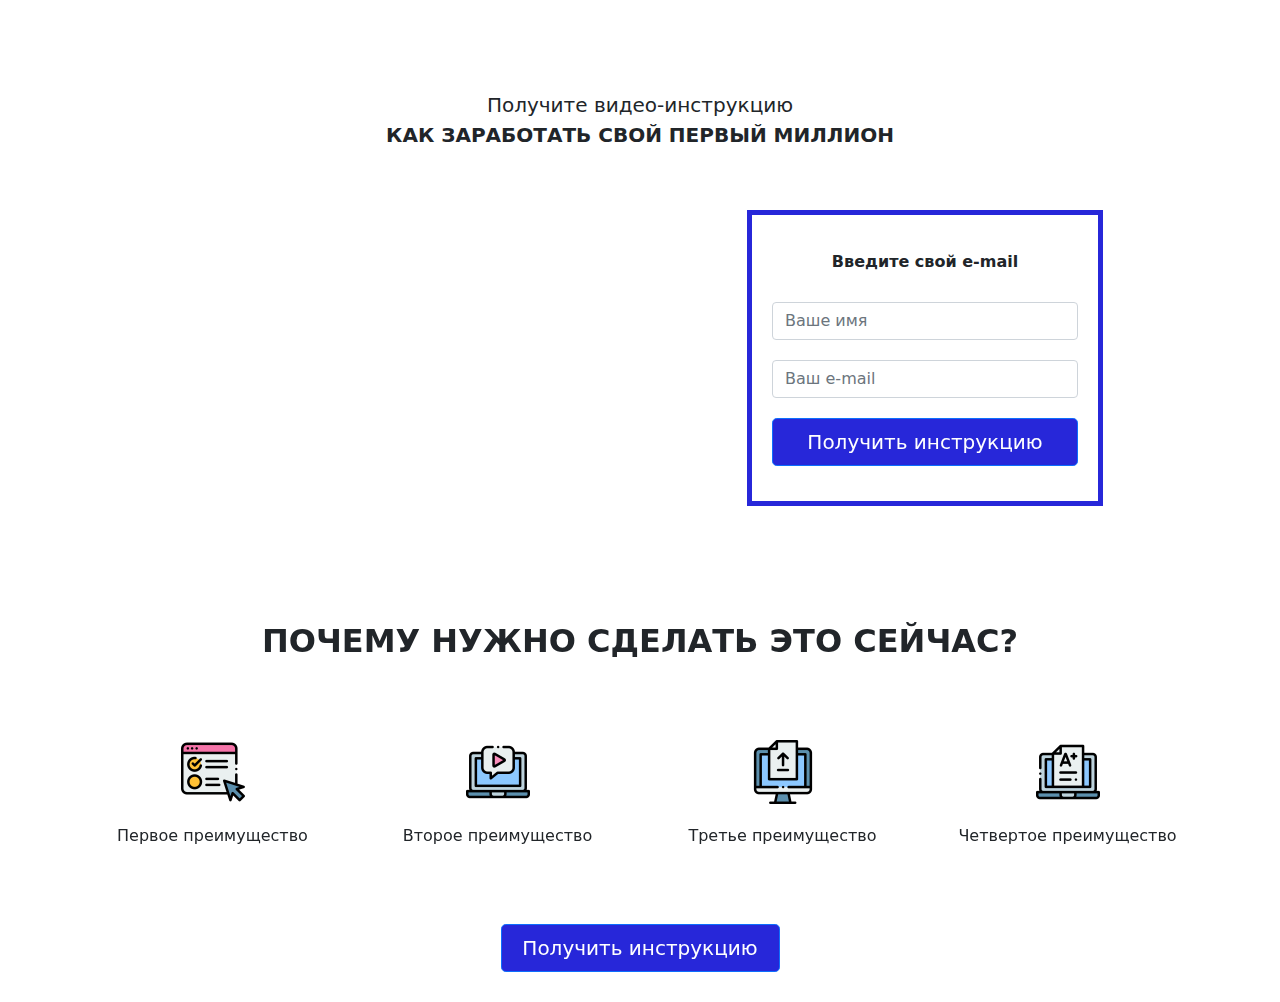
<file: first_site/index.html>
<!DOCTYPE html>
<html lang="en">
<head>
	<meta charset="UTF-8">
	<title>Верстка сайта</title>
	<link rel="stylesheet" href="css/bootstrap.css">
	<link rel="stylesheet" href="css/style.css">
	<link rel="shortcut icon" href="https://www.flaticon.com/premium-icon/icons/svg/563/563608.svg">
</head>
<body>

<div class="section">
  <div class="container">
  	<!--Первый роу под заголовок-->
    <div class="row">
      <div class="col-lg-6 offset-lg-3">
      <h1 class='header text-center'>  
 		<span>Получите видео-инструкцию</span>
 		<strong class='text-uppercase'>Как заработать свой первый миллион</strong>
    </h1>	
     </div>
    </div>
    <!--Второй роу под видео и форму-->
    <div class="row">
    	<div class="col-lg-6 offset-lg-1 col-md-8 offset-md-2">
    		<div class="video">
    			<iframe width="100%" height="315" src="https://www.youtube.com/embed/ayVLjyWqMCs" frameborder="0" allow="accelerometer; autoplay; clipboard-write; encrypted-media; gyroscope; picture-in-picture" allowfullscreen></iframe>
    		</div>
    	</div>
    	<div class="col-lg-4 offset-lg-0 col-md-8 offset-md-2">
    		<div class="form">
    			<form action="#" class='d-grid gap-2'>
    				<p class='form-header text-center'>Введите свой e-mail</p>
    				<input type="text" class="form-control inputGroup-sizing-lg" placeholder="Ваше имя">
    				<input type="text" class="form-control inputGroup-sizing-lg" placeholder="Ваш e-mail">
    				<button class="btn btn-primary btn-lg form-btn">Получить инструкцию</button>
    			</form>
    		</div>
    	</div>
    </div>
   </div>
  </div> 

<div class="section">
	<div class="container">
		<!--Роу под заголовок секции-->
	<div class="row">
		<div class="col-lg-12 col-xs-12 col-sm-12 col-md-12">
			<h2 class='section-header text-uppercase text-center'>Почему нужно сделать это сейчас?</h2>
		</div>
	</div>
	<!--Блок с преимуществами-->
	<div class="feature text-center">
		<div class="row">
			<div class="col-lg-3 col-md-6">
				<div class="feature-box">
					<img src="img/01.png" alt="1 преимущество">
					<p>Первое преимущество</p>
				</div>
			</div>
			<div class="col-lg-3 col-md-6">
				<div class="feature-box">
					<img src="img/02.png" alt="2 преимущество">
					<p>Второе преимущество</p>
				</div>
			</div>
			<div class="col-lg-3 col-md-6">
				<div class="feature-box">
					<img src="img/03.png" alt="3 преимущество">
					<p>Третье преимущество</p>
				</div>
			</div>
			<div class="col-lg-3 col-md-6">
				<div class="feature-box">
					<img src="img/04.png" alt="4 преимущество">
					<p>Четвертое преимущество</p>
				</div>
			</div>
		</div>
	</div>
	<!--Кнопка получить инструкцию-->
	<button class="btn btn-primary btn-lg form-btn center-block d-grid gap-2 col-3 mx-auto">Получить инструкцию</button>
 </div>
</div>


</body>
</html>
</file>
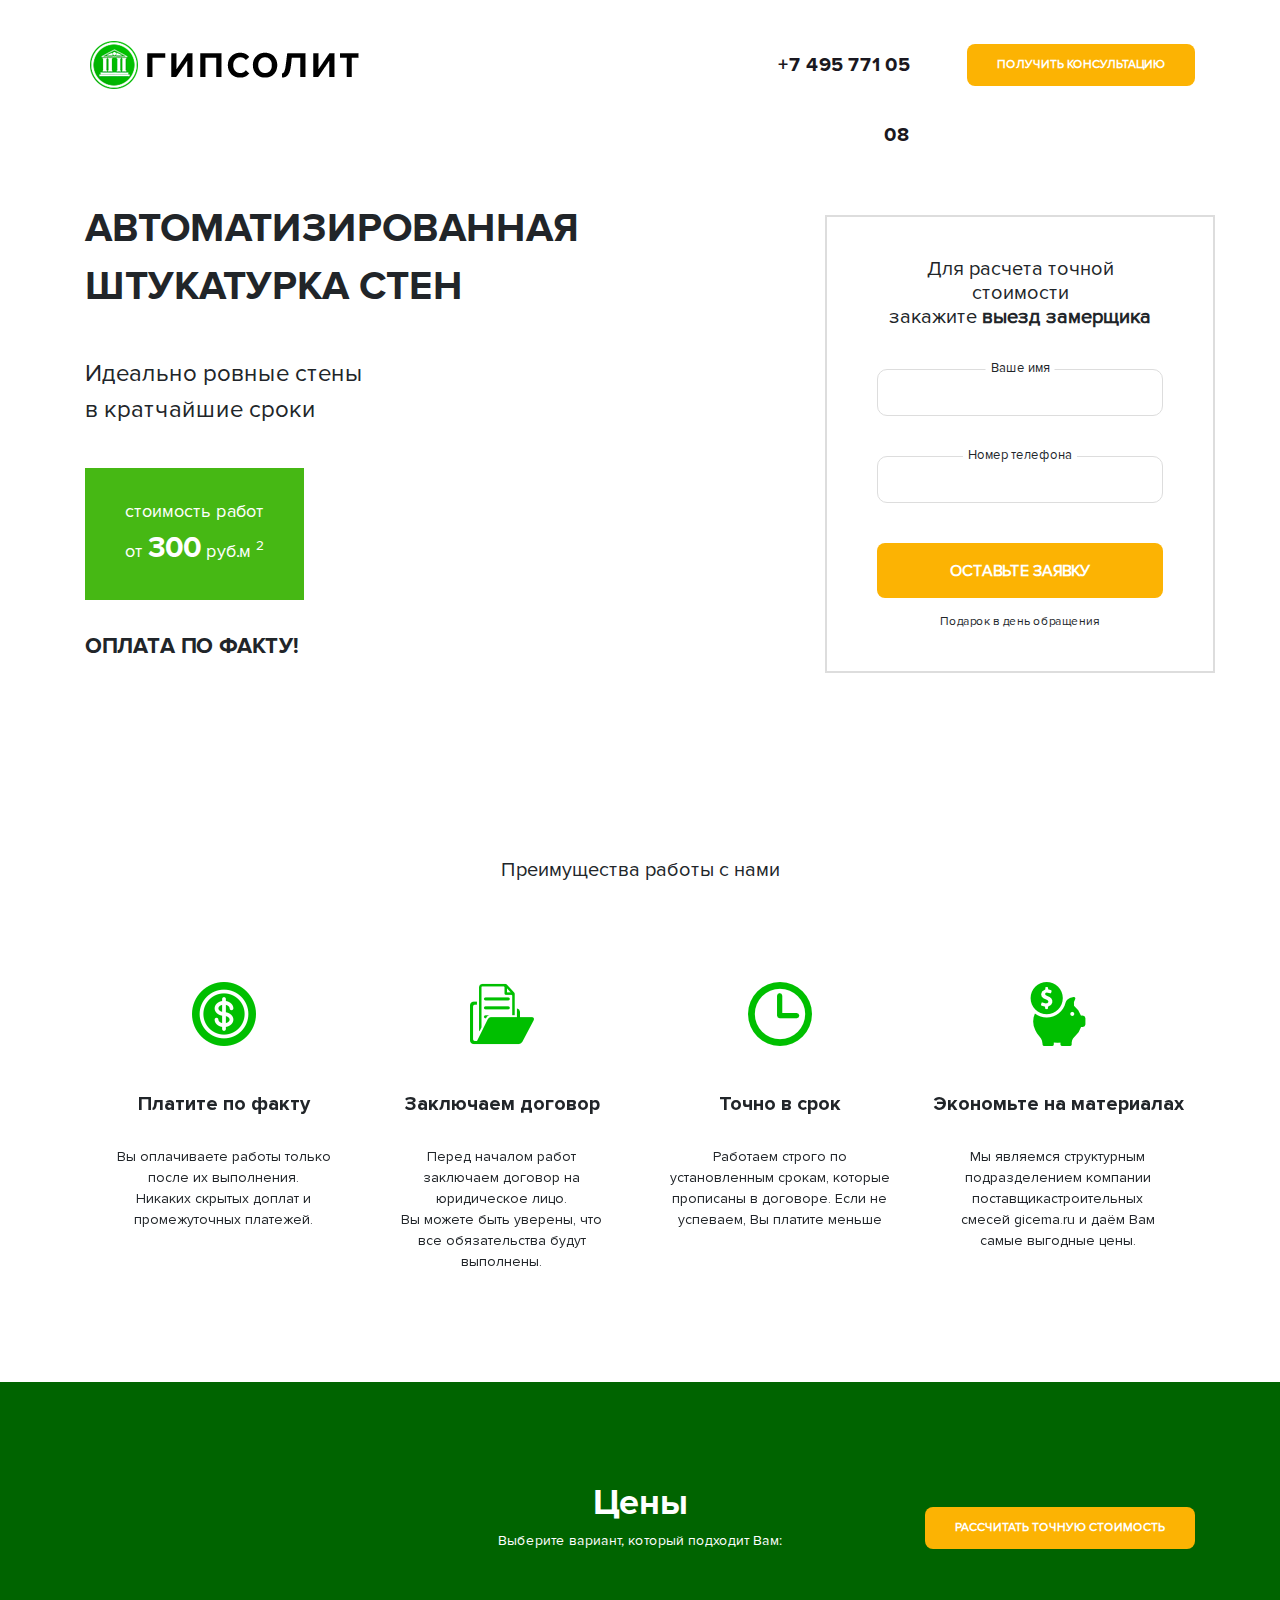
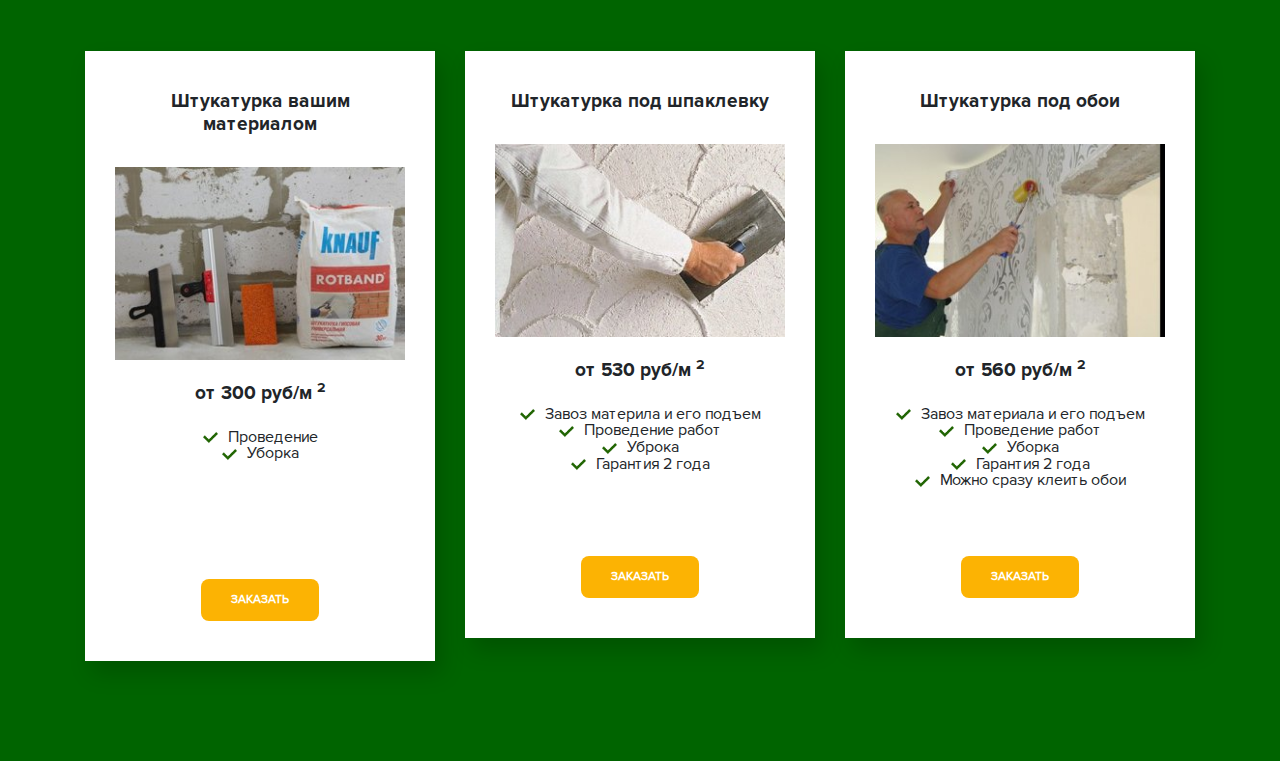
<file: second_site/index.html>
<!DOCTYPE html>
<html lang="en">
  <head>
    <meta charset="utf-8">
    <meta http-equiv="X-UA-Compatible" content="IE=edge">
    <meta name="viewport" content="width=device-width, initial-scale=1">
    <meta name="description" content="">
    <meta name="author" content="">
    <link rel="icon" href="/favicon.ico">

    <title>Заголовок страницы</title>

    <!-- Bootstrap core CSS -->
    <link href="css/bootstrap.css" rel="stylesheet">
    <link rel="stylesheet" href="https://stackpath.bootstrapcdn.com/bootstrap/4.5.2/css/bootstrap.min.css">

    <!-- Custom styles for this template -->
    <link href="css/style.css" rel="stylesheet">

    
    <!-- HTML5 shim and Respond.js for IE8 support of HTML5 elements and media queries -->
    <!--[if lt IE 9]>
      <script src="https://oss.maxcdn.com/html5shiv/3.7.2/html5shiv.min.js"></script>
      <script src="https://oss.maxcdn.com/respond/1.4.2/respond.min.js"></script>
    <![endif]-->
  </head>
  <body>

  	<main class="main">
  		<div class="container">
  			<div class="header">

  				<div class="row">

  					<div class="col-lg-3 col-md-4 col-sm-12">
  					    <div class="logo">
  							<img src="img/logo-main.png" alt="Гипсолит">
  				        </div>
  				    </div>

  				    <div class="col-xl-2 offset-xl-4 col-lg-4 offset-lg-2 col-md-4 offset-md-0 col-sm-12">
  						<div class="phone-block">
  							<a class='phone-link' href="#">+7 495 771 05 08</a>
  						</div>
  				    </div>

  				    <div class="col-lg-3 col-md-4 col-sm-12">
  						<div class="wrap">
  							<div class="wrap-block">
  								<button class="button header-btn popup-btn">
  							        получить консультацию
  						        </button>
  							</div>
  						</div>
  				    </div>
  			    </div>

  		    </div>

  		    <div class="main-content">
  		    	<div class="row">
  		    		<div class="col-lg-6 col-md-12 col-sm-12 col-xs-12">
  		    			<div class="main-title">
  		    				<h1>автоматизированная <br>штукатурка стен</h1>
  		    				<p class="main-subtitle">Идеально ровные стены <br> в кратчайшие сроки</p>
  		    				<span>
  		    					стоимость работ <br>
  		    					от <strong>300</strong> руб.м <sup>2</sup>
  		    				</span>
  		    				<strong class="main-trigger">
  		    					оплата по факту!
  		    				</strong>
  		    			</div>
  		    		</div>
  		    		<div class="col-xl-4 offset-xl-2 col-lg-5 offset-lg-1 col-md-8 offset-md-2">
  		    			<div class="main-form">
  		    				<h2>Для расчета точной стоимости <br>закажите <strong>выезд замерщика</strong></h2>
  		    				<form action="#">
  		    					<label for="#">Ваше имя</label>
  		    					<input type="text" class="main-form-input">
  		    					<label for="#">Номер телефона</label>
  		    					<input type="text" class="main-form-input">
  		    					<button class="main-form-btn button" type="submit" 
  		    					>оставьте заявку</button>
  		    					<small>Подарок в день обращения</small>
  		    				</form>
  		    			</div>
  		    		</div>
  		    	</div>
  		    </div>  
  	    </div>
  	</main>
  <section class="features">
  	<div class="container">
  		<h2 class="section-header">
  			Преимущества работы с нами 
  		</h2>
  		<div class="features-slider">
  		 <div class="features-block">
  		 	<div class="features-img">
  		 		<picture>
  		 			<source srcset="img/money.svg" type="image/">
  		 			<img src="img/money.png" alt="Платите по факту">
  		 		</picture>
  		 	</div>
  		 	<h3>Платите по факту</h3>
  		 	<p>Вы оплачиваете работы только после их выполнения. <br>Никаких скрытых доплат и промежуточных платежей.</p>
  		 </div>
  		 <div class="features-block">
  		 	<div class="features-img">
  		 		<picture>
  		 			<source srcset="img/open-folder-with-document.svg" type="image/">
  		 			<img src="img/open-folder-with-document.png" alt="Заключаем договор">
  		 		</picture>
  		 	</div>
  		 	<h3>Заключаем договор</h3>
  		 	<p>Перед началом работ заключаем договор на юридическое лицо. <br>Вы можете быть уверены, что все обязательства будут выполнены.</p>
  		 </div>
  		 <div class="features-block">
  		 	<div class="features-img">
  		 		<picture>
  		 			<source srcset="img/clock-circular-outline.svg" type="image/">
  		 			<img src="img/clock-circular-outline.png" alt="Точно в срок">
  		 		</picture>
  		 	</div>
  		 	<h3>Точно в срок</h3>
  		 	<p>Работаем строго по установленным срокам, которые прописаны в договоре. Если не успеваем, Вы платите меньше</p>
  		 </div>
  		 <div class="features-block">
  		 	<div class="features-img">
  		 		<picture>
  		 			<source srcset="img/piggy-bank.svg" type="image/">
  		 			<img src="img/piggy-bank.png" alt="Экономьте на материалах">
  		 		</picture>
  		 	</div>
  		 	<h3>Экономьте на материалах</h3>
  		 	<p>Мы являемся структурным подразделением компании поставщикастроительных смесей gicema.ru и даём Вам самые выгодные цены.</p>
  		 </div>

  		</div>
  	</div>
  </section>

  <section class="price">
  	<div class="container">
  		<div class="row">

  			<div class="col-lg-4 offset-lg-4 col-md-8 offset-md-2">
  				<div class="section-header section-header-light">
  					<h2>Цены</h2>
  					<p>
  					Выберите вариант, который подходит Вам:
  					</p>
  				</div>
  			</div>

  			<div class="col-lg-4 offset-lg-0 col-md-8 offset-md-2">
  				<div class="price-button">
  					<button class="button price-header-btn" data-toggle="modal">Рассчитать точную стоимость</button>
  				</div>
  			</div>

  		</div>

  		<div class="row">
  			<div class="col-lg-4 offset-lg-0 col-md-8 offset-md-2">
  				<div class="price-block">
  					<h4>Штукатурка вашим материалом</h4>
  					<img src="img/1.jpg" alt="Штукатурка вашим материалом">
  					<span class="price-tag">от 300 руб/м <sup>2</sup> </span>
  					<ul class="price-list">
  						<li>Проведение</li>
  						<li>Уборка</li>
  					</ul>
  					<button class="button">Заказать</button>
  				</div>
  			</div>
  			<div class="col-lg-4 offset-lg-0 col-md-8 offset-md-2">
  				<div class="price-block">
  					<h4>Штукатурка под шпаклевку</h4>
  					<img src="img/2.jpg" alt="Штукатурка под шпаклевку"><span class="price-tag">от 530 руб/м <sup>2</sup> </span>
  					<ul class="price-list">
  						<li>Завоз материла и его подъем</li>
  						<li>Проведение работ</li>
  						<li>Уброка</li>
  						<li>Гарантия 2 года</li>
  					</ul>
  					<button class="button">Заказать</button>
  				</div>
  			</div>
  			<div class="col-lg-4 offset-lg-0 col-md-8 offset-md-2">
  				<div class="price-block">
  					<h4>Штукатурка под обои</h4>
  					<img src="img/3.jpg" alt="Штукатурка под обои"><span class="price-tag">от 560 руб/м <sup>2</sup> </span>
  					<ul class="price-list">
  						<li>Завоз материала и его подъем</li>
  						<li>Проведение работ</li>
  						<li>Уборка</li>
  						<li>Гарантия 2 года</li>
  						<li>Можно сразу клеить обои</li>
  					</ul>
  					<button class="button">Заказать</button>
  				</div>
  			</div>

  		</div>

  	</div>
  </section>
 <!-- Модальные окна -->
 <!-- Получить консультацию -->
<div class="popup">
	<div class="popup-dialog">
		<div class="popup-content">
			<button class="popup-close">&times;</button>
			<h4 class="popup-header">
				Заинтересовало?
			</h4>
			<p class="popup-text">
				Оставьте свои контактные данные <br>
				для связи
			</p>
			<div class="main-form popup-form">
				<form action="#">
					<label for="#">Ваше имя</label>
					<input type="text" class="main-form-input">
					<label for="#">Номер телефона</label>
					<input type="text" class="main-form-input">
					<label for="#">Сообщение</label>
					<textarea class="main-form-input" rows="5"></textarea>
					<button class="main-form-btn button" type="submit" 
					>оставьте заявку</button>
				</form>
			</div>
		</div>
	</div>
</div>

    <script src="https://code.jquery.com/jquery-1.12.4.min.js"></script>
    <!-- Подключаем slick slider -->
    <link rel="stylesheet" href="slick/slick.css">
    <link rel="stylesheet" href="slick/slick-theme.css">
    <!-- Подключаем библиотеку slick slider -->
    <script src="slick/slick.min.js"></script>
    <!-- Инициализируем слайдер -->
    <script>
    	$(document).ready(function(){
    	  $('.popup-btn').on('click', function(event) {
    	  	event.preventDefault();
    	  	$('.popup').fadeIn();
    	  });
    	  $('.popup-close').on('click', function(event) {
    	  	$('.popup').fadeOut();
    	  });
          $('.features-slider').slick({
          	 arrows:true,
             infinite: true,
             slidesToShow: 4,
             slidesToScroll: 1,
             responsive: [
                 {
                   breakpoint: 991,
                   settings: {
                     slidesToShow: 2,
                     slidesToScroll: 2,
                     prevArrow: '<button class="prev arrow"></button>',
                     nextArrow: '<button class="next arrow"></button>'
                   }
                 },
                 {
                   breakpoint: 767,
                   settings: {
                     slidesToShow: 1,
                     slidesToScroll: 1,
                     prevArrow: '<button class="prev arrow"></button>',
                     nextArrow: '<button class="next arrow"></button>'
                   }
                }
              ]
          });
        });
    </script>
  </body>

</html>
</file>
<file: first_site/css/style.css>
.header{
	font-size: 20px;
	line-height: 1.5;
	margin: 60px auto;
}

.header span {
	display: block;
}

.container{

}
.section{
	padding: 30px 0;
}

.form{
	border:5px solid #2727d9;
	padding: 35px 20px;
}
.form input{
	margin-bottom: 12px;
}

.form-header, .section-header{
	font-style: 20px;
	font-weight: 900;
	margin-bottom: 20px;
}
.form-btn{
	margin: 10 px auto;
	background-color: #2727d9;
}
.feature{
	margin: 60px auto;
}
.feature p{
	margin-top: 20px;
}
.video{
	margin-bottom: 30px;

}
.feature.box {
	height: 160px;
}
</file>
<file: second_site/css/style.css>
/*Fonts family*/
@font-face {
  font-family: 'ProximaNova_bold';
  src: url('../fonts/ProximaNova-Bold.eot');
  src: url('../fonts/ProximaNova-Bold.eot?#iefix') format('embedded-opentype'), url('../fonts/ProximaNova-Bold.woff2') format('woff2'), url('../fonts/ProximaNova-Bold.woff') format('woff'), url('../fonts/ProximaNova-Bold.ttf') format('truetype'), url('../fonts/ProximaNova-Bold.svg#ProximaNova-Bold') format('svg');
  font-weight: bold;
  font-style: normal;
  font-display: swap;
}
@font-face {
  font-family: 'ProximaNova_reg';
  src: url('../fonts/ProximaNova-Regular.eot');
  src: url('../fonts/ProximaNova-Regular.eot?#iefix') format('embedded-opentype'), url('../fonts/ProximaNova-Regular.woff2') format('woff2'), url('../fonts/ProximaNova-Regular.woff') format('woff'), url('../fonts/ProximaNova-Regular.ttf') format('truetype'), url('../fonts/ProximaNova-Regular.svg#ProximaNova-Regular') format('svg');
  font-weight: normal;
  font-style: normal;
  font-display: swap;
}
/*Colors*/
/*Basic setting*/
html {
  font-size: 10px;
}
body {
  font-family: 'ProximaNova_reg', sans-serif;
}
button:focus,
input:focus,
a:focus,
textarea:focus {
  outline: none;
}
a:hover {
  text-decoration: none;
}
.button {
  padding: 1.2rem 3rem;
  border-radius: 8px;
  font-size: 1.2rem;
  font-weight: 900;
  background-color: #fcb303;
  color: #ffffff;
  text-transform: uppercase;
  border: none;
  -webkit-transition: all 0.2s;
  transition: all 0.2s;
}
.button:hover {
  cursor: pointer;
  background-color: #de9e03;
}
/*Typography*/
section {
  padding: 10rem 0;
}
.section-header {
  margin: 2rem 0 10rem;
  text-align: center;
}
.section-header-light {
  color: #ffffff;
  margin-top: 0;
}
.section-header h2 {
  font-family: 'ProximaNova_bold', sans-serif;
  font-size: 3.6rem;
}
.section-header p {
  font-size: 1.4rem;
}
/*main*/
.main {
  padding: 3rem 0 5rem;
  background-size: cover;
  /*Подзаголовок*/
  /*Зеленый ярлык*/
  /*Оплата по факту*/
  /*Главная форма*/
}
.main-content {
  margin-top: 10rem;
  /*Главный заголовок*/
}
.main-content h1 {
  margin-top: 0;
  margin-bottom: 4rem;
  font-family: 'ProximaNova_bold', sans-serif;
  font-size: 4rem;
  line-height: 1.45;
  text-transform: uppercase;
}
.main-subtitle {
  margin-bottom: 4rem;
  font-size: 2.4rem;
}
.main span {
  display: inline-block;
  padding: 3rem 4rem;
  font-size: 1.8rem;
  color: #ffffff;
  background-color: #46b814;
  text-align: center;
  /*Цифра 300*/
}
.main span strong {
  font-size: 3rem;
  font-family: 'ProximaNova_bold', sans-serif;
}
.main-trigger {
  display: block;
  margin-top: 3rem;
  font-size: 2.2rem;
  text-transform: uppercase;
  font-family: 'ProximaNova_bold', sans-serif;
}
.main-form {
  background-color: #ffffff;
  padding: 4rem 5rem;
  text-align: center;
  border: 2px #dddddd solid;
  margin: 1.5rem -2rem;
  /*Заголовок формы*/
  /*Подписи к полям*/
  /*кнопка отправить заявку*/
  /*Подпись под кнопкой*/
}
.main-form-header {
  font-size: 1.8rem;
  margin-bottom: 4rem;
}
.main-form-header strong {
  font-size: 1.9rem;
}
.main-form-input {
  display: block;
  margin: 4rem 0;
  width: 100%;
  border: 1px solid #dddddd;
  padding: 1.5rem;
  border-radius: 1rem;
}
.main-form label {
  position: absolute;
  display: inline-block;
  left: 50%;
  padding: 0.5rem;
  -webkit-transform: translateX(-50%) translateY(-50%);
          transform: translateX(-50%) translateY(-50%);
  font-size: 1.3rem;
  background-color: #ffffff;
}
.main-form-btn {
  display: block;
  width: 100%;
  height: 5.5rem;
  font-size: 1.6rem;
}
.main-form small {
  display: block;
  margin-top: 1.5rem;
  font-size: 1.2rem;
}
.header {
  height: 7rem;
}
.wrap {
  display: table;
  width: 100%;
  height: 7rem;
}
.wrap-block {
  display: table-cell;
  vertical-align: middle;
  text-align: right;
}
.logo {
  margin-top: 1rem;
}
.phone-block {
  text-align: right;
}
.phone-link {
  display: inline-block;
  font-family: 'ProximaNova_bold', sans-serif;
  font-size: 2rem;
  height: 7rem;
  line-height: 7rem;
  color: #1a1820;
}
/*Оформление секции с преимуществами*/
.features-block {
  text-align: center;
}
.features-block h3 {
  font-family: 'ProximaNova_bold', sans-serif;
  font-size: 2rem;
  margin-bottom: 3rem;
}
.features-block p {
  display: inline-block;
  width: 80%;
  font-size: 1.4rem;
}
.features-img {
  height: 8rem;
  margin-bottom: 3rem;
}
.features-img img {
  display: block;
  margin: 0 auto;
}
.arrow {
  position: absolute;
  top: 50%;
  margin: -2rem 0 0 0;
  z-index: 99;
  width: 5rem;
  height: 5rem;
  font-size: 0;
  border: none;
}
.prev {
  left: 0;
  background: url('../img/keyboard-left-arrow-button.svg') center no-repeat;
  background-size: 70%;
}
.next {
  right: 0;
  background: url('../img/keyboard-right-arrow-button.svg') center no-repeat;
  background-size: 70%;
}
/*Секция с ценами*/
.price {
  background: #006400;
  /*Карточки с тарифами*/
}
.price-header-btn {
  margin-top: 2.5rem;
}
.price-button {
  text-align: right;
}
.price-block {
  padding: 1rem 3rem 4rem;
  min-height: 50rem;
  background-color: #ffffff;
  -webkit-box-shadow: 7px 12px 21px 0px rgba(0, 0, 0, 0.17);
          box-shadow: 7px 12px 21px 0px rgba(0, 0, 0, 0.17);
  text-align: center;
}
.price-block h4 {
  margin: 3rem 0;
  font-size: 1.9rem;
  font-family: 'ProximaNova_bold', sans-serif;
}
.price-block img {
  width: 100%;
  max-width: 30rem;
  display: inline-block;
  margin-bottom: 2rem;
}
.price-tag {
  display: block;
  margin-bottom: 2rem;
  font-size: 1.9rem;
  font-family: 'ProximaNova_bold', sans-serif;
}
.price-list {
  padding: 0;
  list-style: none;
  min-height: 14rem;
  font-size: 1.6rem;
  line-height: 1.6rem;
}
.price-list li:before {
  content: '';
  display: inline-block;
  margin-right: 1rem;
  width: 1.5rem;
  height: 1.5rem;
  background: url('../img/check.svg') no-repeat center;
  background-size: 100%;
  vertical-align: middle;
}
/*Оформление модальных окон*/
.popup {
  display: none;
  position: fixed;
  left: 0;
  top: 0;
  bottom: 0;
  height: 0;
  width: 100%;
  height: 100%;
  z-index: 9;
  background-color: rgba(0, 0, 0, 0.5);
}
.popup-form {
  border: none;
  margin-top: 3rem;
  padding: 0 2rem;
}
.popup-close {
  position: absolute;
  top: -1.5rem;
  right: -2rem;
  width: 2rem;
  text-align: center;
  border: none;
  background-color: transparent;
  font-size: 3rem;
  color: #ffffff;
}
.popup-content {
  position: fixed;
  text-align: center;
  left: 50%;
  top: 10%;
  background-color: #ffffff;
  -webkit-transform: translateX(-50%);
          transform: translateX(-50%);
  padding: 4rem 6rem;
}
.popup-header {
  font-family: 'ProximaNova_bold', sans-serif;
  font-size: 1.9rem;
}
.popup-text {
  font-size: 1.7rem;
}
@media (max-width: 991px) {
  .main {
    background-position: top right;
  }
  .phone-block {
    text-align: center;
    margin-left: 5rem;
  }
  .main-content {
    margin-top: 3rem;
  }
  .main-title {
    text-align: center;
    padding-bottom: 3rem;
  }
  .price-button {
    text-align: center;
    padding: 2rem 0;
  }
  .price-header-btn {
    margin-top: 0;
    margin-bottom: 2rem;
  }
  .price-block {
    margin-top: 2rem;
  }
  .section-header-light {
    margin-bottom: 0;
  }
}
@media (max-width: 767px) {
  .header {
    text-align: center;
  }
  .phone-block {
    margin-left: 1rem;
  }
  .wrap-block {
    text-align: center;
  }
  .main-content {
    margin-top: 15rem;
  }
  .main-form {
    margin: 0 1rem;
  }
}
</file>
